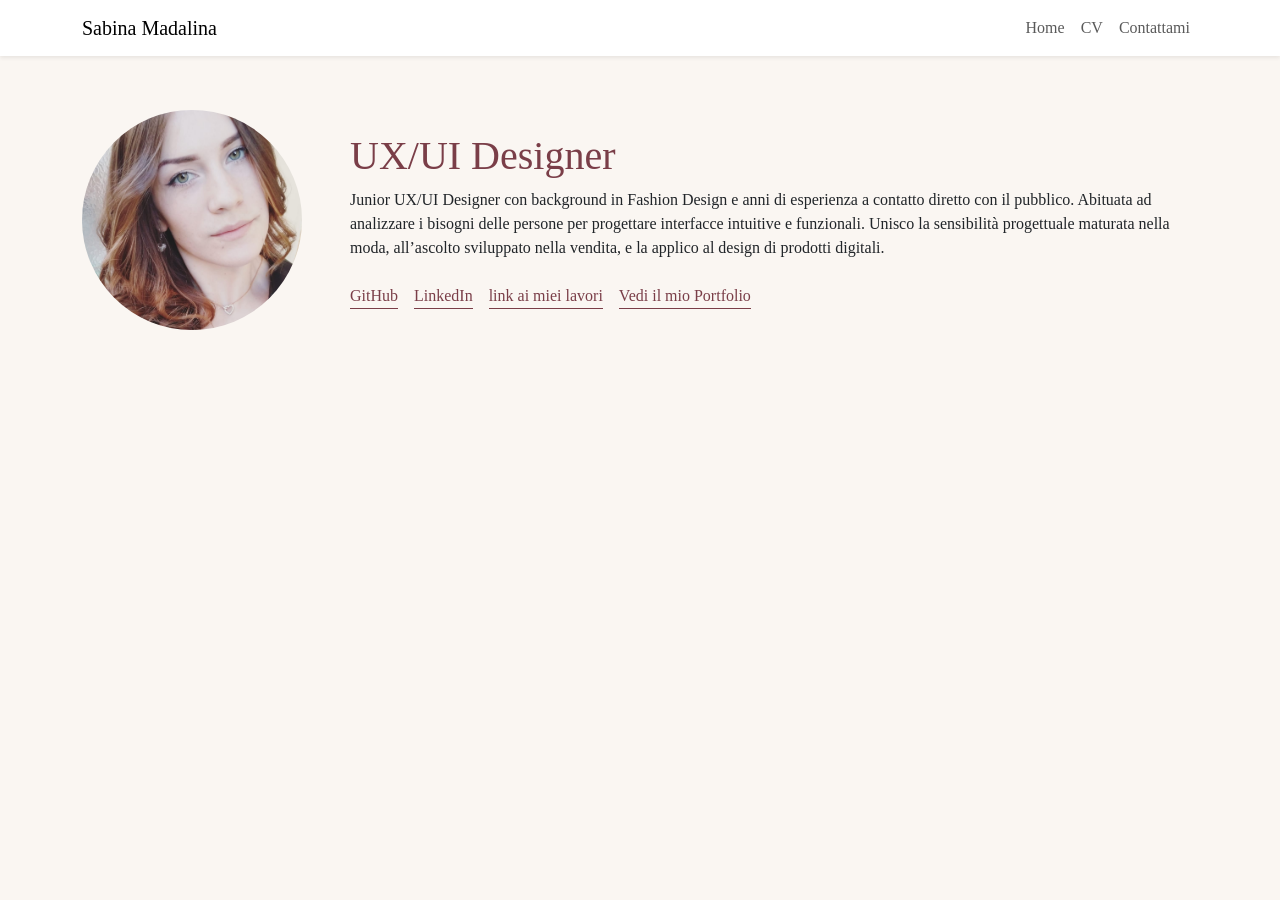
<file: index.html>
<!DOCTYPE html>
<html lang="it">
<head>
  <meta charset="UTF-8">
  <meta name="viewport" content="width=device-width, initial-scale=1">
  <title>Sabina Canea | UX/UI Designer</title>
  <link rel="icon" type="image/png" href="img/favicon.png">
  <meta name="description" content="Portfolio di Sabina Canea, UX/UI designer con background in fashion design.">

  <meta property="og:type" content="website">
  <meta property="og:title" content="Sabina Canea | UX/UI Designer">
  <meta property="og:description" content="Portfolio, CV e contatti di Sabina Canea.">
  <meta property="og:image" content="https://sabinacanea.github.io/sito-sabina/img/anteprima.jpg">
  <meta property="og:url" content="https://sabinacanea.github.io/sito-sabina/">
  <link href="https://cdn.jsdelivr.net/npm/bootstrap@5.3.3/dist/css/bootstrap.min.css" rel="stylesheet">
  <link rel="stylesheet" href="css/style.css">
</head>
<body>

  <nav class="navbar navbar-expand-md fixed-top bg-white shadow-sm">
    <div class="container">
      <a class="navbar-brand" href="index.html">Sabina Madalina</a>
      <button class="navbar-toggler" type="button" data-bs-toggle="collapse" data-bs-target="#menu">
        <span class="navbar-toggler-icon"></span>
      </button>
      <div class="collapse navbar-collapse" id="menu">
        <ul class="navbar-nav ms-auto">
          <li class="nav-item"><a class="nav-link" href="index.html">Home</a></li>
          <li class="nav-item"><a class="nav-link" href="cv.html">CV</a></li>
          <li class="nav-item"><a class="nav-link" href="contattami.html">Contattami</a></li>
        </ul>
      </div>
    </div>
  </nav>

    <main class="container hero">
    <section class="presentazione">
      <img src="img/foto-sabina.jpg" alt="Ritratto di Sabina Canea" class="foto-profilo">

      <div class="presentazione-testo">
        <h1>UX/UI Designer</h1>
        <p>
          Junior UX/UI Designer con background in Fashion Design e anni di esperienza a contatto diretto con il pubblico. Abituata ad analizzare i bisogni delle persone per progettare interfacce intuitive e funzionali. Unisco la sensibilità progettuale maturata nella moda, all’ascolto sviluppato nella vendita, e la applico al design di prodotti digitali.
        </p>

        <div class="link-social">
          <a href="https://github.com/sabinacanea" target="_blank" rel="noopener">GitHub</a>
          <a href="https://www.linkedin.com/in/sabina-madalina-canea-fashion-designer-illustrator/" target="_blank" rel="noopener">LinkedIn</a>
          <a href="https://canva.link/kip4rbrpsfyklul" target="_blank" rel="noopener">link ai miei lavori</a>
          <a href="cv.html">Vedi il mio Portfolio</a>
        </div>
      </div>
    </section>
  </main>

  <script src="https://cdn.jsdelivr.net/npm/bootstrap@5.3.3/dist/js/bootstrap.bundle.min.js"></script>
</body>
</html>
</file>
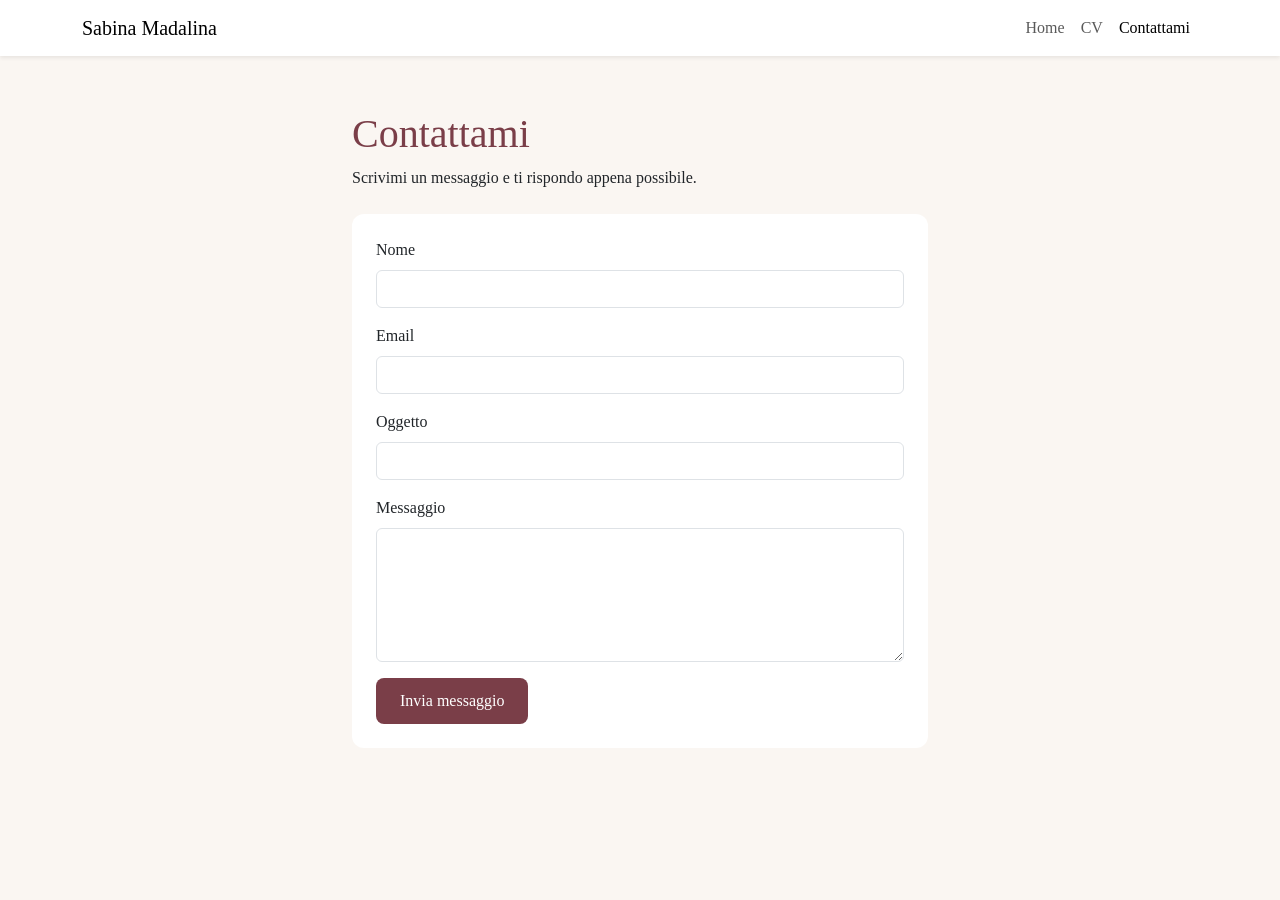
<file: contattami.html>
<!DOCTYPE html>
<html lang="it">
<head>
  <meta charset="UTF-8">
  <meta name="viewport" content="width=device-width, initial-scale=1">
  <title>Contattami | Sabina Canea</title>
  <link rel="icon" type="image/png" href="img/favicon.png">
    <meta name="description" content="Portfolio di Sabina Canea, UX/UI designer con background in fashion design.">

  <meta property="og:type" content="website">
  <meta property="og:title" content="Contattami | Sabina Canea">
  <meta property="og:description" content="Portfolio, CV e contatti di Sabina Canea.">
  <meta property="og:image" content="https://sabinacanea.github.io/sito-sabina/img/anteprima.jpg">
  <meta property="og:url" content="https://sabinacanea.github.io/sito-sabina/contattami.html">
  <link href="https://cdn.jsdelivr.net/npm/bootstrap@5.3.3/dist/css/bootstrap.min.css" rel="stylesheet">
  <link rel="stylesheet" href="css/style.css">
</head>
<body>

  <nav class="navbar navbar-expand-md fixed-top bg-white shadow-sm">
    <div class="container">
      <a class="navbar-brand" href="index.html">Sabina Madalina</a>
      <button class="navbar-toggler" type="button" data-bs-toggle="collapse" data-bs-target="#menu">
        <span class="navbar-toggler-icon"></span>
      </button>
      <div class="collapse navbar-collapse" id="menu">
        <ul class="navbar-nav ms-auto">
          <li class="nav-item"><a class="nav-link" href="index.html">Home</a></li>
          <li class="nav-item"><a class="nav-link" href="cv.html">CV</a></li>
          <li class="nav-item"><a class="nav-link active" href="contattami.html">Contattami</a></li>
        </ul>
      </div>
    </div>
  </nav>

  <main class="container contatti">
    <h1>Contattami</h1>
    <p>Scrivimi un messaggio e ti rispondo appena possibile.</p>

    <form class="form-contatti" action="#" method="post">
      <div class="mb-3">
        <label for="nome" class="form-label">Nome</label>
        <input type="text" id="nome" name="nome" class="form-control" required>
      </div>

      <div class="mb-3">
        <label for="email" class="form-label">Email</label>
        <input type="email" id="email" name="email" class="form-control" required>
      </div>

      <div class="mb-3">
        <label for="oggetto" class="form-label">Oggetto</label>
        <input type="text" id="oggetto" name="oggetto" class="form-control">
      </div>

      <div class="mb-3">
        <label for="messaggio" class="form-label">Messaggio</label>
        <textarea id="messaggio" name="messaggio" class="form-control" rows="5" required></textarea>
      </div>

      <button type="submit" class="btn-invia">Invia messaggio</button>
    </form>
  </main>

  <script src="https://cdn.jsdelivr.net/npm/bootstrap@5.3.3/dist/js/bootstrap.bundle.min.js"></script>
</body>
</html>
</file>
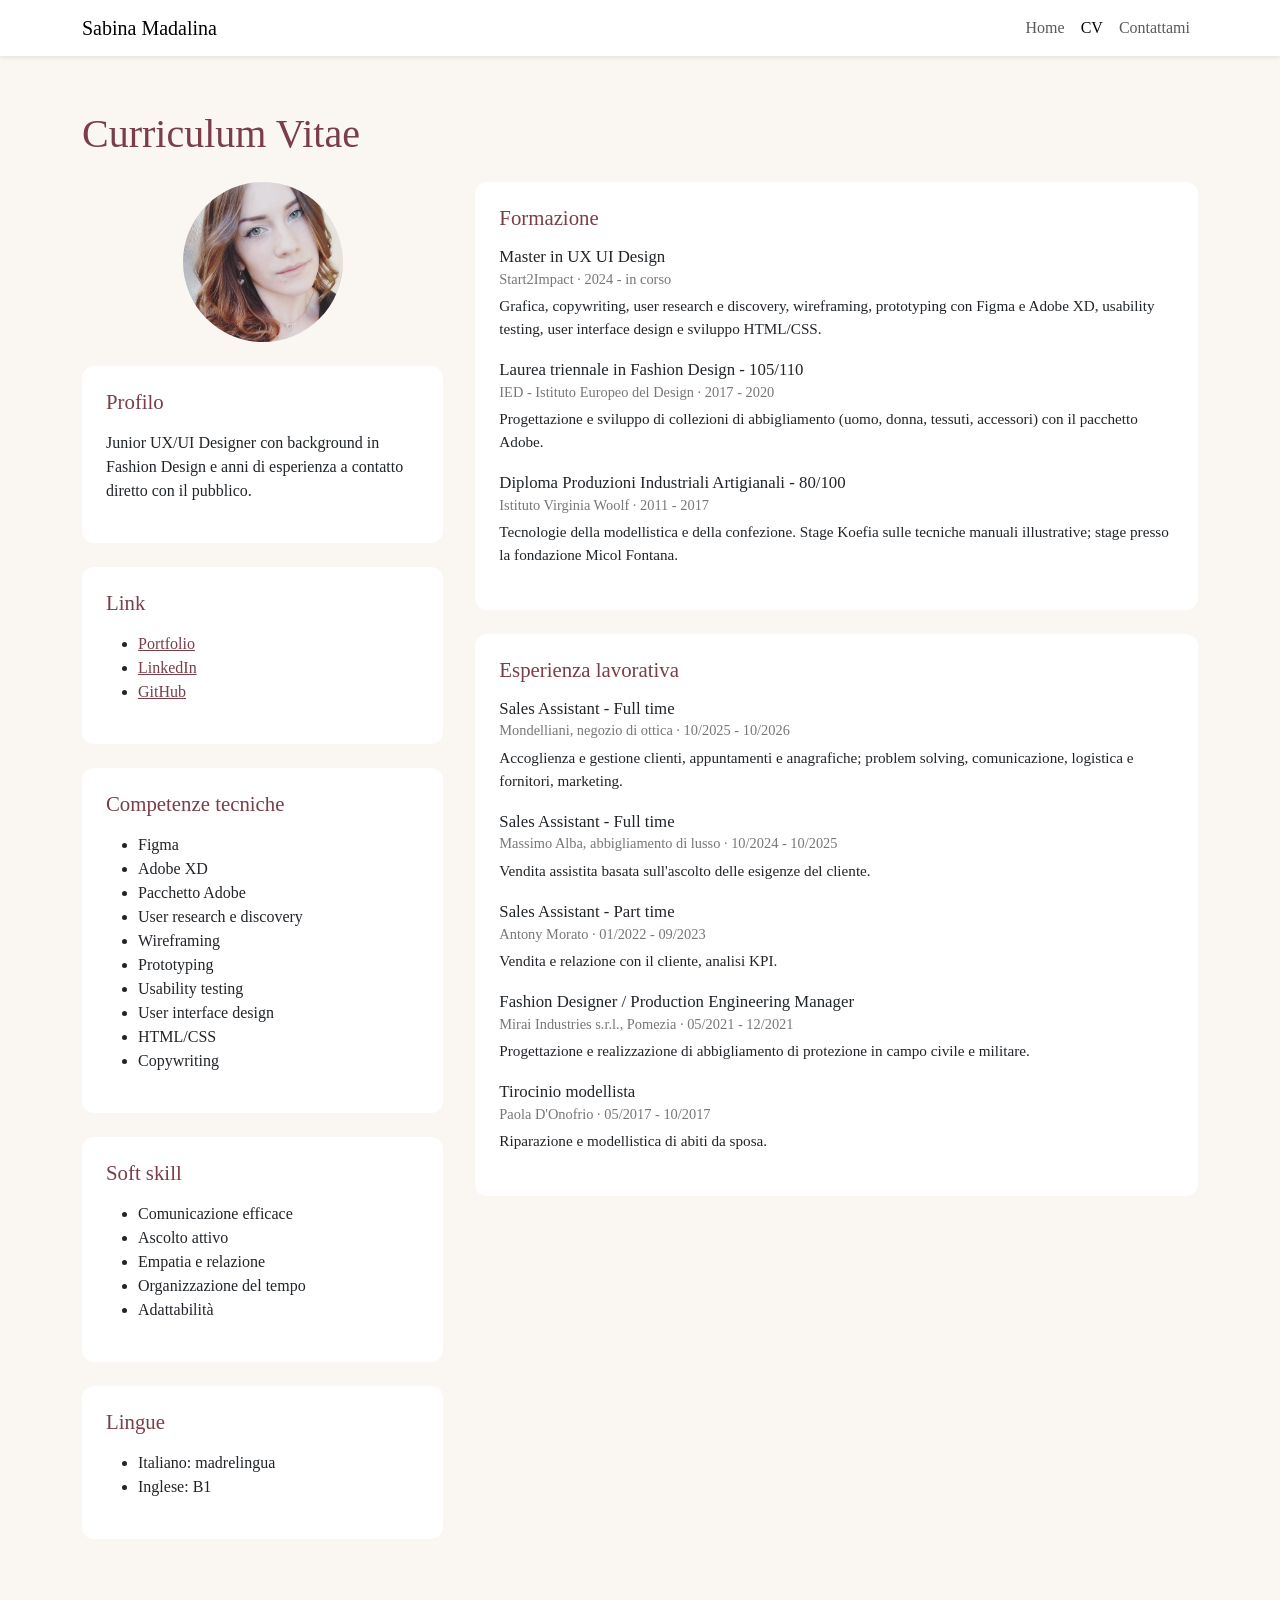
<file: cv.html>
<!DOCTYPE html>
<html lang="it">
<head>
  <meta charset="UTF-8">
  <meta name="viewport" content="width=device-width, initial-scale=1">
  <title>CV | Sabina Canea</title>
  <link rel="icon" type="image/png" href="img/favicon.png">

  <meta property="og:type" content="website">
  <meta property="og:title" content="CV | Sabina Canea">
  <meta property="og:description" content="Portfolio, CV e contatti di Sabina Canea.">
  <meta property="og:image" content="https://sabinacanea.github.io/sito-sabina/img/anteprima.jpg">
  <meta property="og:url" content="https://sabinacanea.github.io/sito-sabina/cv.html">
  <link href="https://cdn.jsdelivr.net/npm/bootstrap@5.3.3/dist/css/bootstrap.min.css" rel="stylesheet">
  <link rel="stylesheet" href="css/style.css">
</head>
<body>

  <nav class="navbar navbar-expand-md fixed-top bg-white shadow-sm">
    <div class="container">
      <a class="navbar-brand" href="index.html">Sabina Madalina</a>
      <button class="navbar-toggler" type="button" data-bs-toggle="collapse" data-bs-target="#menu">
        <span class="navbar-toggler-icon"></span>
      </button>
      <div class="collapse navbar-collapse" id="menu">
        <ul class="navbar-nav ms-auto">
          <li class="nav-item"><a class="nav-link" href="index.html">Home</a></li>
          <li class="nav-item"><a class="nav-link active" href="cv.html">CV</a></li>
          <li class="nav-item"><a class="nav-link" href="contattami.html">Contattami</a></li>
        </ul>
      </div>
    </div>
  </nav>

    <main class="container cv">
    <h1>Curriculum Vitae</h1>
   
    <div class="cv-grid">

      <aside>
        <img src="img/foto-sabina.jpg" alt="Ritratto di Sabina Canea" class="foto-cv">
        <section class="cv-box">
          <h2>Profilo</h2>
          <p>Junior UX/UI Designer con background in Fashion Design e anni di esperienza a contatto diretto con il pubblico.</p>
        </section>

        <section class="cv-box">
          <h2>Link</h2>
          <ul>
            <li><a href="https://canva.link/kip4rbrpsfyklul" target="_blank" rel="noopener">Portfolio</a></li>
            <li><a href="https://www.linkedin.com/in/sabina-madalina-canea-fashion-designer-illustrator/" target="_blank" rel="noopener">LinkedIn</a></li>
            <li><a href="https://github.com/sabinacanea" target="_blank" rel="noopener">GitHub</a></li>
          </ul>
        </section>

        <section class="cv-box">
          <h2>Competenze tecniche</h2>
          <ul>
            <li>Figma</li>
            <li>Adobe XD</li>
            <li>Pacchetto Adobe</li>
            <li>User research e discovery</li>
            <li>Wireframing</li>
            <li>Prototyping</li>
            <li>Usability testing</li>
            <li>User interface design</li>
            <li>HTML/CSS</li>
            <li>Copywriting</li>
          </ul>
        </section>

        <section class="cv-box">
          <h2>Soft skill</h2>
          <ul>
            <li>Comunicazione efficace</li>
            <li>Ascolto attivo</li>
            <li>Empatia e relazione</li>
            <li>Organizzazione del tempo</li>
            <li>Adattabilità</li>
          </ul>
        </section>

        <section class="cv-box">
          <h2>Lingue</h2>
          <ul>
            <li>Italiano: madrelingua</li>
            <li>Inglese: B1</li>
          </ul>
        </section>
      </aside>

      <div>
        <section class="cv-box">
          <h2>Formazione</h2>
          <article>
            <h3>Master in UX UI Design</h3>
            <p class="cv-meta">Start2Impact · 2024 - in corso</p>
            <p class="cv-desc">Grafica, copywriting, user research e discovery, wireframing, prototyping con Figma e Adobe XD, usability testing, user interface design e sviluppo HTML/CSS.</p>
          </article>
          <article>
            <h3>Laurea triennale in Fashion Design - 105/110</h3>
            <p class="cv-meta">IED - Istituto Europeo del Design · 2017 - 2020</p>
            <p class="cv-desc">Progettazione e sviluppo di collezioni di abbigliamento (uomo, donna, tessuti, accessori) con il pacchetto Adobe.</p>
          </article>
          <article>
            <h3>Diploma Produzioni Industriali Artigianali - 80/100</h3>
            <p class="cv-meta">Istituto Virginia Woolf · 2011 - 2017</p>
            <p class="cv-desc">Tecnologie della modellistica e della confezione. Stage Koefia sulle tecniche manuali illustrative; stage presso la fondazione Micol Fontana.</p>
          </article>
        </section>

        <section class="cv-box">
          <h2>Esperienza lavorativa</h2>
          <article>
            <h3>Sales Assistant - Full time</h3>
            <p class="cv-meta">Mondelliani, negozio di ottica · 10/2025 - 10/2026</p>
            <p class="cv-desc">Accoglienza e gestione clienti, appuntamenti e anagrafiche; problem solving, comunicazione, logistica e fornitori, marketing.</p>
          </article>
          <article>
            <h3>Sales Assistant - Full time</h3>
            <p class="cv-meta">Massimo Alba, abbigliamento di lusso · 10/2024 - 10/2025</p>
            <p class="cv-desc">Vendita assistita basata sull'ascolto delle esigenze del cliente.</p>
          </article>
          <article>
            <h3>Sales Assistant - Part time</h3>
            <p class="cv-meta">Antony Morato · 01/2022 - 09/2023</p>
            <p class="cv-desc">Vendita e relazione con il cliente, analisi KPI.</p>
          </article>
          <article>
            <h3>Fashion Designer / Production Engineering Manager</h3>
            <p class="cv-meta">Mirai Industries s.r.l., Pomezia · 05/2021 - 12/2021</p>
            <p class="cv-desc">Progettazione e realizzazione di abbigliamento di protezione in campo civile e militare.</p>
          </article>
          <article>
            <h3>Tirocinio modellista</h3>
            <p class="cv-meta">Paola D'Onofrio · 05/2017 - 10/2017</p>
            <p class="cv-desc">Riparazione e modellistica di abiti da sposa.</p>
          </article>
        </section>
      </div>

    </div>
  </main>
  <script src="https://cdn.jsdelivr.net/npm/bootstrap@5.3.3/dist/js/bootstrap.bundle.min.js"></script>
</body>
</html>
</file>
<file: css/style.css>
body {
  font-family: Georgia, serif;
  background: #faf6f2;
}

h1 {
  color: #7a3e48;
}

.hero {
  padding-top: 110px;
  padding-bottom: 60px;
}

.presentazione {
  display: flex;
  flex-direction: column;
  align-items: center;
  gap: 2rem;
  text-align: center;
}
@media (min-width: 768px) {
  .presentazione {
    flex-direction: row;
    text-align: left;
    gap: 3rem;
  }
}

.foto-profilo {
  width: 220px;
  height: 220px;
  flex-shrink: 0;
  -o-object-fit: cover;
     object-fit: cover;
  border-radius: 50%;
}

.ruolo {
  color: #7a3e48;
  font-size: 1.2rem;
  letter-spacing: 1px;
}

.link-social {
  display: flex;
  flex-wrap: wrap;
  gap: 1rem;
  justify-content: center;
  margin-top: 1.5rem;
}
@media (min-width: 768px) {
  .link-social {
    justify-content: flex-start;
  }
}
.link-social a {
  color: #7a3e48;
  border-bottom: 1px solid #7a3e48;
  text-decoration: none;
}

.cv {
  padding-top: 110px;
  padding-bottom: 60px;
}

.cv-grid {
  display: grid;
  grid-template-columns: minmax(0, 1fr);
  gap: 2rem;
}
@media (min-width: 768px) {
  .cv-grid {
    grid-template-columns: minmax(0, 1fr) minmax(0, 2fr);
  }
}

.cv-box {
  background: white;
  padding: 1.5rem;
  border-radius: 12px;
  margin-bottom: 1.5rem;
}
.cv-box h2 {
  color: #7a3e48;
  font-size: 1.3rem;
  margin-bottom: 1rem;
}
.cv-box h3 {
  font-size: 1.05rem;
  margin-bottom: 0.1rem;
}

.cv-meta {
  color: #777;
  font-size: 0.9rem;
  margin-bottom: 0.3rem;
}

.contatti {
  padding-top: 110px;
  padding-bottom: 60px;
  max-width: 600px;
}

.form-contatti {
  background: white;
  padding: 1.5rem;
  border-radius: 12px;
  margin-top: 1.5rem;
}

.btn-invia {
  background: #7a3e48;
  color: white;
  border: none;
  padding: 0.7rem 1.5rem;
  border-radius: 8px;
}
.btn-invia:hover {
  background: #5f2f37;
}

.foto-cv {
  display: block;
  width: 160px;
  height: 160px;
  -o-object-fit: cover;
     object-fit: cover;
  border-radius: 50%;
  margin: 0 auto 1.5rem;
}

.cv-desc {
  font-size: 0.95rem;
  margin-bottom: 1.2rem;
}

.cv-box a {
  color: #7a3e48;
}

.cv h1 {
  margin-bottom: 1.5rem;
}/*# sourceMappingURL=style.css.map */
</file>
